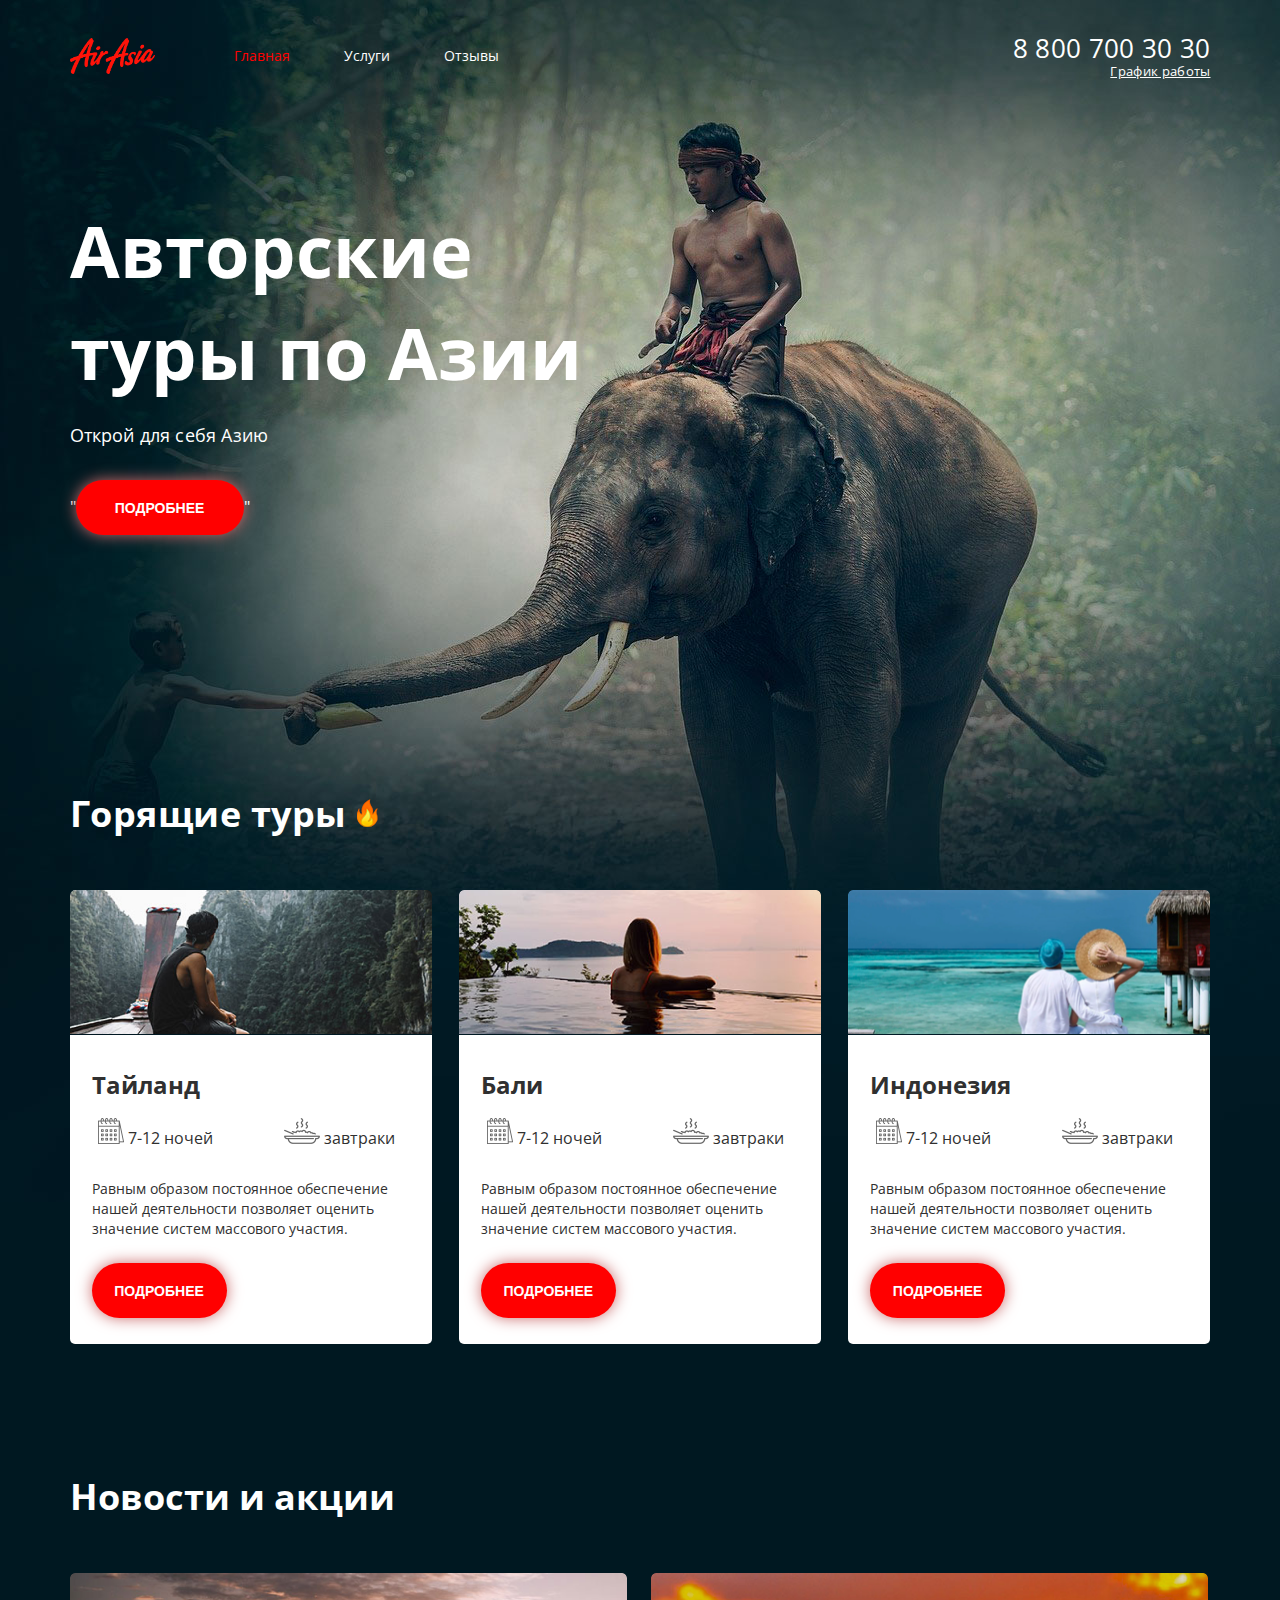
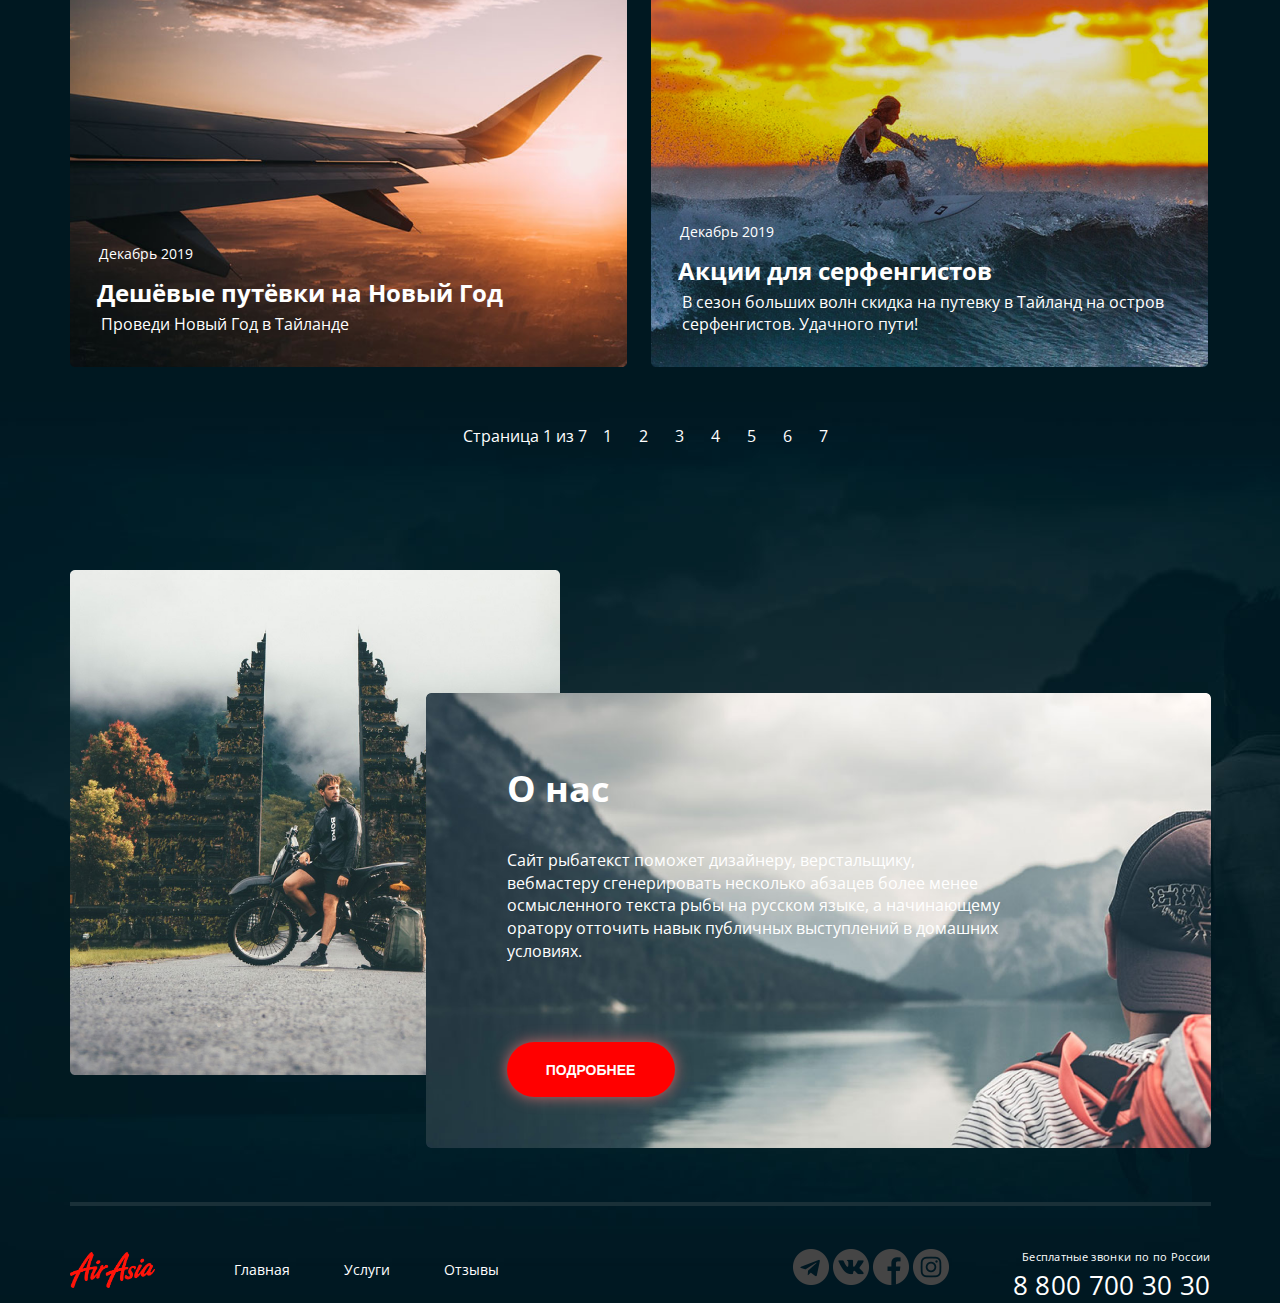
<file: index.html>
<!DOCTYPE html>
<html lang="ru">
    <head>
        <meta charset="UTF-8">
        <meta name="viewport" content="width=device-width, initial-scale=1.0">
        <link href="https://fonts.googleapis.com/css2?family=Open+Sans:wght@400;700&display=swap" rel="stylesheet">
        <link rel="stylesheet" href="./main.css">
        <title>Air-Asia</title>
    </head>
    <body>
        <div class="wrapper main-page-wrapper">
            <div class="container">
                <header class="header">
                    <div class="container workbox">
                        <div class="header__col">
                             <a href="/" class="logo">
                            <img src="drawings/logo.png" alt="" class="logo__pic">
                        </a>
                        <nav class="menu">
                            <ul class="menu__list">
                                <li class="menu__item menu__item--active">
                                    <a href="#" class="menu__title">Главная</a>
                                </li>
                                <li class="menu__item">
                                    <a href="#" class="menu__title">Услуги</a>
                                </li>
                                <li class="menu__item">
                                    <a href="#" class="menu__title">Отзывы</a>
                                </li>
                            </ul>
                        </div>
                        <div class="header__col header__col--align--right">
                            <address class="contacts">
                            <a href="tel:+78007003030" class="contacts__phone">8 800 700 30 30</a>
                            <span class="contacts__graf">График работы</span>
                        </address>
                        </div>
                        </nav>
                        
                    </div>
                </header>
                <div class="page-content">
                    <main class="main-content">
                        <section class="tour"> 
                                <h1 class="tour__image-title">Авторские туры по Азии</h1>
                                <h3 class="tour__appeal">Открой для себя Азию</h3>
                                "<button class="button">Подробнее</button>"
                        </section>
                        <section class="travel">
                                <div class="travel__title">
                                    <span class="travel__title-name">Горящие туры</span>
                                    <img src="./drawings/flame.png">
                                </div>
                            <div class="container">
                                <ul class="travel__list">
                                    <li class="travel__item">
                                        <img src="./photo/river.png" alt="" class="traval__img">
                                        <div class="travel__content">
                                            <div class="travel__subtitle">Тайланд</div>
                                            <div class="travel__features">
                                                <div class="travel__features-blok">
                                                    <img src="./drawings/calendar.png" alt="" class="travel__features-icon">
                                                    <span class="travel__features-blok-text">7-12 ночей</span>
                                                </div>
                                                <div class="travel__features-blok">
                                                    <img src="./drawings/meal.png" alt="" class="travel__features-icon">
                                                    <span class="travel__features-blok-text">завтраки</span>
                                                </div>
                                            </div>
                                            <p class="travel__features-text">
                                                Равным образом постоянное обеспечение нашей деятельности
                                                позволяет оценить значение систем массового участия.
                                            </p>
                                        <div class="travel__button">
                                            <button class="button">Подробнее</button>
                                        </div>
                                        </div>
                                    </li>
                                    <li class="travel__item">
                                        <img src="./photo/pool.png" alt="" class="traval__img">
                                        <div class="travel__content">
                                            <div class="travel__subtitle">Бали</div>
                                            <div class="travel__features">
                                                <div class="travel__features-blok">
                                                    <img src="./drawings/calendar.png" alt="" class="travel__features-icon">
                                                    <span class="travel__features-blok-text">7-12 ночей</span>
                                                </div>
                                                <div class="travel__features-blok">
                                                    <img src="./drawings/meal.png" alt="" class="travel__features-icon">
                                                    <span class="travel__features-blok-text">завтраки</span>
                                                </div>
                                            </div>
                                            <p class="travel__features-text">
                                                Равным образом постоянное обеспечение нашей деятельности
                                                позволяет оценить значение систем массового участия.
                                            </p>
                                            <div class="travel__button">
                                                <button class="button">Подробнее</button>
                                            </div>
                                            </div>
                                    </li>
                                    <li class="travel__item">
                                        <img src="./photo/ocean.png" alt="" class="traval__img">
                                        <div class="travel__content">
                                            <div class="travel__subtitle">Индонезия</div>
                                            <div class="travel__features">
                                                <div class="travel__features-blok">
                                                    <img src="./drawings/calendar.png" alt="" class="travel__features-icon">
                                                    <span class="travel__features-blok-text">7-12 ночей</span>
                                                </div>
                                                <div class="travel__features-blok">
                                                    <img src="./drawings/meal.png" alt="" class="travel__features-icon">
                                                    <span class="travel__features-blok-text">завтраки</span>
                                                </div>
                                            </div>
                                            <p class="travel__features-text">
                                                Равным образом постоянное обеспечение нашей деятельности
                                                позволяет оценить значение систем массового участия.
                                            </p>
                                            <div class="travel__button">
                                                <button class="button">Подробнее</button>
                                            </div>
                                            </div>
                                    </li>
                                </ul>
                            </div>
                        </section>
                        <section class="news">
                                <h2 class="news__title">Новости и акции</h2>
                                <Ul class="news__list">
                                    <li class="news__item">
                                        <img src="./photo/plain.png" alt="" class="news__img">
                                        <div class="news__content">
                                            <div class="news__data">Декабрь 2019</div>
                                            <div class="news__subtitle">Дешёвые путёвки на Новый Год</div>
                                            <div class="news__text">Проведи Новый Год в Тайланде</div>
                                        </div>
                                    </li>
                                    <li class="news__item">
                                        <img src="./photo/Surfer.png" alt="" class="news__img">
                                        <div class="news__content">
                                            <div class="news__data">Декабрь 2019</div>
                                            <div class="news__subtitle">Акции для серфенгистов</div>
                                            <div class="news__text">В сезон больших волн скидка на путевку
                                                в Тайланд на остров серфенгистов. Удачного пути!</div>
                                        </div>
                                    </li>
                                </Ul>
                                <div class="paginator">
                                    <div class="paginator__display">Страница 1 из 7</div>
                                    <ul class="paginator__list">
                                        <li class="paginator__item">
                                            <a href="#" class="paginator__link">1</a>
                                        </li>
                                        <li class="paginator__item">
                                            <a href="#" class="paginator__link">2</a>
                                        </li>
                                        <li class="paginator__item">
                                            <a href="#" class=" paginator__link">3</a>
                                        </li>
                                        <li class="paginator__item">
                                            <a href="#" class=" paginator__link">4</a>
                                        </li>
                                        <li class="paginator__item">
                                            <a href="#" class=" paginator__link">5</a>
                                        </li>
                                        <li class="paginator__item">
                                            <a href="#" class=" paginator__link">6</a>
                                        </li>
                                        <li class="paginator__item">
                                            <a href="#" class="paginator__link">7</a>
                                        </li>
                    
                                    </ul>
                                </div>
                        </section>
                        <section class="about">
                            <div class="container workbox">
                                <img src="./photo/gates.png" alt="about__moto">
                                <div class="about__content">
                                    <div class="about__title">О нас</div>
                                    <p class="about__text">Сайт рыбатекст поможет дизайнеру, верстальщику, вебмастеру сгенерировать 
                                        несколько абзацев более менее осмысленного текста рыбы на русском языке, а начинающему оратору 
                                        отточить навык публичных выступлений в домашних условиях.</p>
                                    <button class="button">Подробнее</button>
                                </div>
                            </div>
                        </section>
                    </main>
                </div>
                <footer class="footer">
                    <div class="footer__col">
                        <a href="/" class="logo">
                        <img src="./drawings/logo.png" alt="" class="logo__pic">
                    </a>
                    <nav class="menu">
                        <ul class="menu__list">
                            <li class="menu__item">
                                <a href="#" class="menu__title">Главная</a>
                            </li>
                            <li class="menu__item">
                                <a href="#" class="menu__title">Услуги</a>
                            </li>
                            <li class="menu__item">
                                <a href="#" class="menu__title">Отзывы</a>
                            </li>
                        </ul>
                    </nav>
                    </div>
                    <div class="footer__col footer__col--align--right">
                        <div class="social">
                        <ul class="social__list">
                            <li class="social__content">
                                <a href="" class="social__link">
                                    <img src="./drawings/telegram.png" alt="" class="social__icon">
                                </a>
                            </li>
                            <li class="social__content">
                                <a href="" class="social__link">
                                    <img src="./drawings/vk.png" alt="" class="social__icon">
                                </a>
                            </li>
                            <li class="social__content">
                                <a href="" class="social__link">
                                    <img src="./drawings/f.png" alt="" class="social__icon">
                                </a>
                            </li>
                            <li class="social__content">
                                <a href="" class="social__link">
                                    <img src="./drawings/in.png" alt="" class="social__icon">
                                </a>
                            </li>
                        </ul>
                        </div>
                    </div>
                   
                        <address class="contacts">
                            <span class="contacts__graf">Бесплатные звонки по по России</span>
                            <a href="tel:+78007003030" class="contacts__phone">8 800 700 30 30</a>
                        </address>
                </footer>
            </div>
        </div>
    </div>
</body>
</html>
</file>
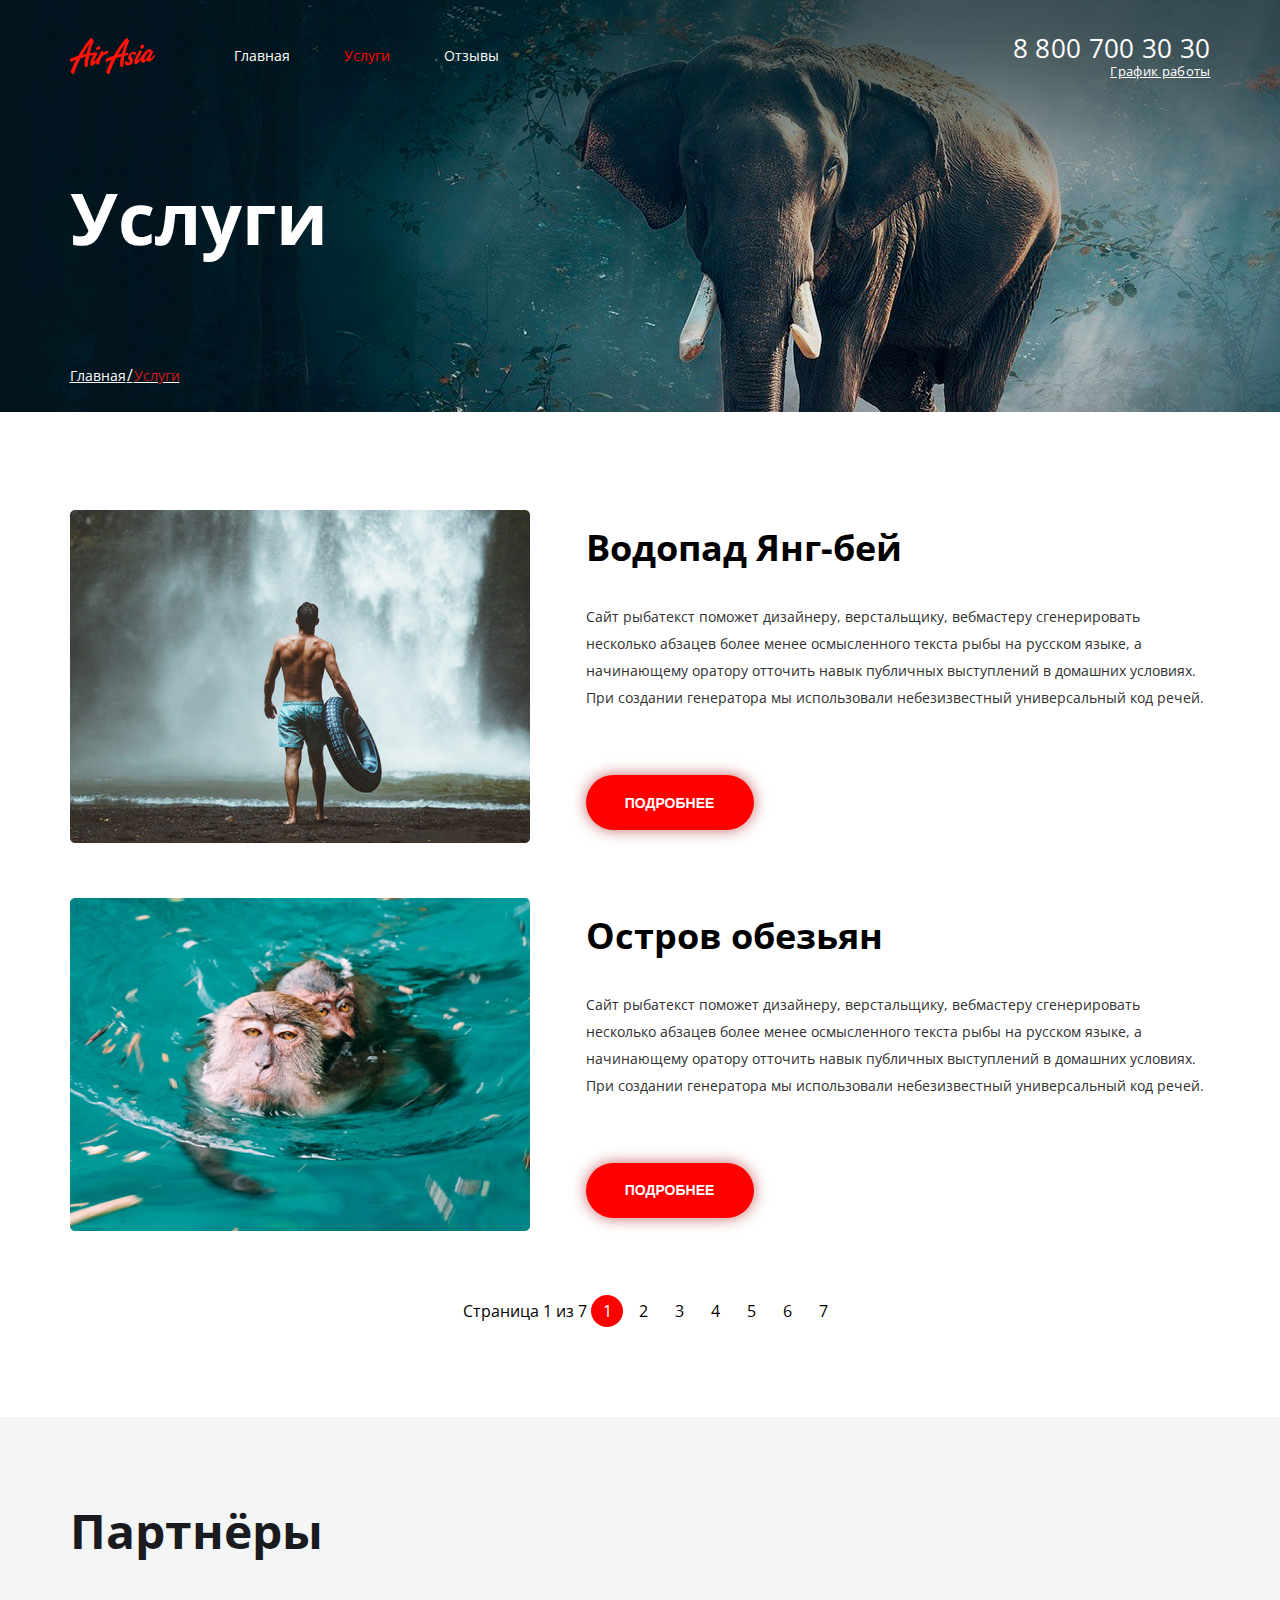
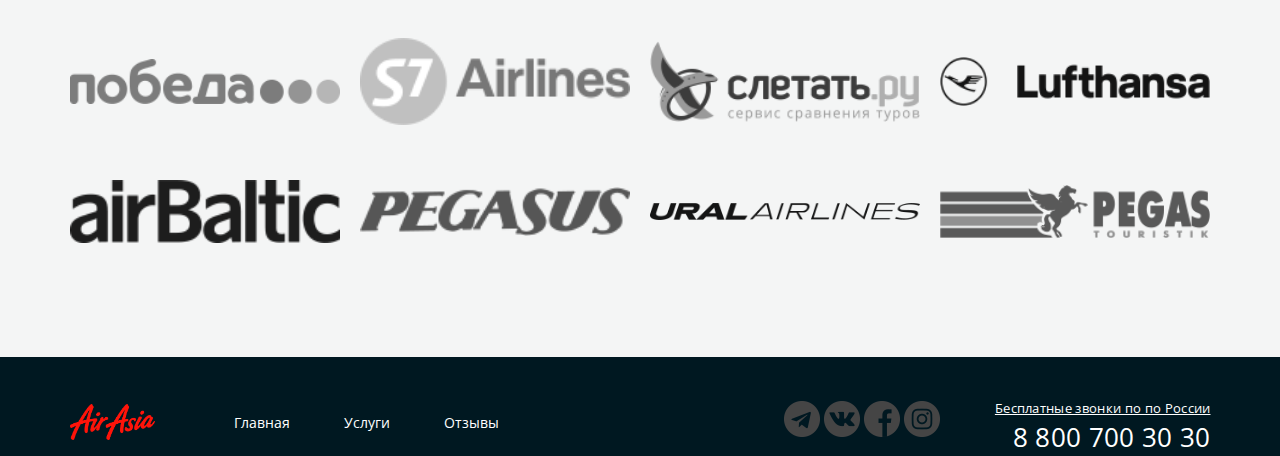
<file: services.html>
<!DOCTYPE html>
<html lang="ru">
    <head>
        <meta charset="UTF-8">
        <meta name="viewport" content="width=device-width, initial-scale=1.0">
        <link href="https://fonts.googleapis.com/css2?family=Open+Sans:wght@400;700&display=swap" rel="stylesheet">
        <link rel="stylesheet" href="./main.css">
        <title>Air-Asia | Serviseces Page</title>
    </head>
    <body>
        <div class="wrapper">
            <section class="top-line">
                <div class="container top-line__container">
                    <header class="header">
                        <div class="container workbox">
                            <div class="header__col">
                                 <a href="/" class="logo">
                                <img src="drawings/logo.png" alt="" class="logo__pic">
                            </a>
                            <nav class="menu">
                                <ul class="menu__list">
                                    <li class="menu__item">
                                        <a href="#" class="menu__title">Главная</a>
                                    </li>
                                    <li class="menu__item menu__item--active">
                                        <a href="#" class="menu__title">Услуги</a>
                                    </li>
                                    <li class="menu__item">
                                        <a href="#" class="menu__title">Отзывы</a>
                                    </li>
                                </ul>
                            </div>
                            <div class="header__col header__col--align--right">
                                <address class="contacts">
                                <a href="tel:+78007003030" class="contacts__phone">8 800 700 30 30</a>
                                <span class="contacts__graf">График работы</span>
                            </address>
                            </div>
                            </nav>
                            
                        </div>
                    </header>
                    <h1 class="page-title">Услуги</h1>
                    <nav class="breadcrumbs">
                        <ul class="breadcrumbs__list">
                            <li class="breadcrumbs__item">
                                <a href="" class="breadcrumbs__link">Главная</a>
                            </li>
                            <li class="breadcrumbs__item breadcrumbs__item--active">
                                <a href="" class="breadcrumbs__link">Услуги</a>
                            </li>
                        </ul>
                    </nav>
                </div>
            </section>
            <main class="page-contenter">
                <div class="container">
                    <ul class="services">
                        <li class="services__item service">
                            <div class="services__img">
                                <img src="./photo/waterfall.png" class="service__img-elem" alt="waterfall">
                            </div>
                            <div class="services__content">
                                <h2 class="service__title">
                                Водопад Янг-бей
                                </h2>
                                <div class="service__desc">
                                    <p>
                                        Сайт рыбатекст поможет дизайнеру, верстальщику, вебмастеру сгенерировать несколько абзацев более 
                                        менее осмысленного текста рыбы на русском языке, а начинающему оратору отточить навык публичных выступлений в домашних условиях. 
                                        При создании генератора мы использовали небезизвестный универсальный код речей. 
                                    </p>
                                </div>
                                <button class="button">Подробнее</button>
                            </div>
                        </li>
                        <li class="services__item service">
                            <div class="services__img">
                                <img src="./photo/monkeys.png" class="service__img-elem" alt="waterfall">
                            </div>
                            <div class="services__content">
                                <h2 class="service__title">
                                Остров обезьян
                                </h2>
                                <div class="service__desc">
                                    <p>
                                        Сайт рыбатекст поможет дизайнеру, верстальщику, вебмастеру сгенерировать несколько абзацев более 
                                        менее осмысленного текста рыбы на русском языке, а начинающему оратору отточить навык публичных выступлений в домашних условиях. 
                                        При создании генератора мы использовали небезизвестный универсальный код речей. 
                                    </p>
                                </div>
                                <button class="button">Подробнее</button>
                            </div>
                        </li>
                    </ul>
                    <div class="paginator paginator--theme--dark">
                        <div class="paginator__display">Страница 1 из 7</div>
                        <ul class="paginator__list">
                            <li class="paginator__item paginator__item--active">
                                <a href="#" class="paginator__link">1</a>
                            </li>
                            <li class="paginator__item">
                                <a href="#" class="paginator__link">2</a>
                            </li>
                            <li class="paginator__item">
                                <a href="#" class=" paginator__link">3</a>
                            </li>
                            <li class="paginator__item">
                                <a href="#" class=" paginator__link">4</a>
                            </li>
                            <li class="paginator__item">
                                <a href="#" class=" paginator__link">5</a>
                            </li>
                            <li class="paginator__item">
                                <a href="#" class=" paginator__link">6</a>
                            </li>
                            <li class="paginator__item">
                                <a href="#" class="paginator__link">7</a>
                            </li>
        
                        </ul>
                    </div>
                </div>
            </main>
            <section class="inner-section inner-section--bg--grey">
                <div class="container">
                    <h2 class="inner-section__title">Партнёры</h2>
                    <ul class="partner">
                        <li class="partner__item">
                            <a href="#" class="partner__link">
                                <img class="partner__link--partner" src="./drawings/services/pobeda.png" alt="pobeda logo">
                            </a>
                        </li>
                        <li class="partner__item">
                            <a href="#" class="partner__link">
                                <img class="partner__link--partner" src="./drawings/services/s7.png" alt="s7 logo">
                            </a>
                        </li>
                        <li class="partner__item">
                            <a href="#" class="partner__link">
                                <img class="partner__link--partner" src="./drawings/services/lets-fly.png" alt="lets logo">
                            </a>
                        </li>
                        <li class="partner__item">
                            <a href="#" class="partner__link">
                                <img class="partner__link--partner" src="./drawings/services/lufthansa.png" alt="lufthansa logo">
                            </a>
                        </li>
                        <li class="partner__item">
                            <a href="#" class="partner__link">
                                <img class="partner__link--partner" src="./drawings/services/airbaltic.png" alt="airbaltic logo">
                            </a>
                        </li>
                        <li class="partner__item">
                            <a href="#" class="partner__link">
                                <img class="partner__link--partner" src="./drawings/services/pegasus.png" alt="pegasus logo">
                            </a>
                        </li>
                        <li class="partner__item">
                            <a href="#" class="partner__link">
                                <img class="partner__link--partner" src="./drawings/services/ural.png" alt="ural logo">
                            </a>
                        </li>
                        <li class="partner__item">
                            <a href="#" class="partner__link">
                                <img class="partner__link--partner" src="./drawings/services/pegas.png" alt="pegas logo">
                            </a>
                        </li>

                    </ul>
                </div>
            </section>
            <footer class="inner-footer">
                <div class="container">
                    <footer class="footer-content">
                        <div class="footer__col">
                            <a href="/" class="logo">
                            <img src="./drawings/logo.png" alt="" class="logo__pic">
                        </a>
                        <nav class="menu">
                            <ul class="menu__list">
                                <li class="menu__item">
                                    <a href="#" class="menu__title">Главная</a>
                                </li>
                                <li class="menu__item">
                                    <a href="#" class="menu__title">Услуги</a>
                                </li>
                                <li class="menu__item">
                                    <a href="#" class="menu__title">Отзывы</a>
                                </li>
                            </ul>
                        </nav>
                        </div>
                        <div class="footer__col footer__col--align--right">
                            <div class="social">
                            <ul class="social__list">
                                <li class="social__content">
                                    <a href="" class="social__link">
                                        <img src="./drawings/telegram.png" alt="" class="social__icon">
                                    </a>
                                </li>
                                <li class="social__content">
                                    <a href="" class="social__link">
                                        <img src="./drawings/vk.png" alt="" class="social__icon">
                                    </a>
                                </li>
                                <li class="social__content">
                                    <a href="" class="social__link">
                                        <img src="./drawings/f.png" alt="" class="social__icon">
                                    </a>
                                </li>
                                <li class="social__content">
                                    <a href="" class="social__link">
                                        <img src="./drawings/in.png" alt="" class="social__icon">
                                    </a>
                                </li>
                            </ul>
                            </div>
                        </div>
                       
                            <address class="contacts">
                                <span class="contacts__graf">Бесплатные звонки по по России</span>
                                <a href="tel:+78007003030" class="contacts__phone">8 800 700 30 30</a>
                            </address>
                    </footer>
                </div>
            </footer>

        </div>
    </div>
</body>
</html>
</file>
<file: main.css>
* {
        box-sizing: border-box;
        /*универсальное св-во позволяет для всех элементов устанавливать границы*/
    }

    html {
        width: 100%;
        height: 100%;
    }

    body {
        font-family: Open Sans, Helvetica, sans-serif;
        /*шрифты из fonts google*/
        color: #fff;
        font-size: 16px;
        /* цвет всей стр - его основа */
        background: #001821;
        /*размер текстового содержимого блоков*/
        line-height: 1.42;
        /*интерлиньяж-межстрочный интервал.DevTools говориL:*/
        -webkit-font-smoothing: antialiased;
        /*сглаживание шрифтов*/
        font-weight: 400;
        margin: 0px;
    }

    .main-page-wrapper {
        background: url("./photo/elephant.png") center top no-repeat, url("./photo/tourist.png") center bottom no-repeat;
    }

    a {
        color: inherit;
        /*цвет ссылок от блока в котором они находятся*/
    }

    .container {
        width: 1141px;
        margin: 0 auto;
        /*центруем*/
    }

    button {
        cursor: pointer;
    }
/* Допкласс */
    .workbox {
        display: flex;
        justify-content: space-between;
        align-items: center;
    }
 
    .header .container{
        padding-top: 30px;
        min-height: 123px;
        margin-bottom: 69px;
        -webkit-box-pack: justify;
    } 

    .header__col {
        display: flex;
        align-items: center;
    }


    .header__col {
        display: flex;
        align-items: center;
    }

    .header__col--align--right {
        justify-content: flex-end;
    }

    
    ul {
        /*убрал точки*/
        padding: 0;
        margin: 0;
    }

    ul li {
        /*есть ul, где есть нумерованные списки, у которых не надо убирать стили*/
        list-style: none;
    }


    .logo {
        height: 36px;
        width: 85px;
        display: block;
        margin-right: 79px;
    }

    .logo__pic {
        height: 100%;
        width: 100%;
    }


    .menu__list {
        display: flex;
    }

    .contacts {
        text-align: right;
        size: 26px;
        font-style: normal;
        letter-spacing: .02em;
    }

    .menu__item {
        display: inline-block;
        /*делаем строчными*/
        vertical-align: middle;
        /*размещаем по центру*/
        margin-right: 54px;
    }

    .menu__title {
        font-size: 14px;
        transition: 0.4s
    }

    .menu__title:hover {
        /*изменение цвета при наведении курсора*/
        color: rgb(224, 216, 206);
    }
/*модификатор на цвет активного окна*/
    .menu__item--active .menu__title {
        color: red;
    }

    .menu__item:last-child {
        /*DevTools говорит: недопустимое значение свойства..?
        Надо писать ноль0, не букву О,
        поэтому CSS Formater и не помог*/
        margin: 0px;
    }

    a.contacts__phone {
        display: block;
        font-size: 26px;
        margin-bottom: -8px;
    }

    .contacts__graf {
        font-size: 13px;
        /*подчёркивание*/
        text-decoration: underline;
    }

    .tour {
        width: 100%;
        /*межбуквенный интервал*/
        padding-top: 28px;
        margin-bottom: 253px;
    }

    .tour__image-title {
        width: 50%;
        font-size: 72px;
        font-weight: 700;
        /* устанавливаем величину пространства 
        между строками */
        padding-bottom: 20px;
    }

    .tour__appeal {
        font-size: 18px;
        /*Устанавливает насыщенность шрифта*/
        font-weight: 400;
        margin-bottom: 31px;
        /*корректировка межбуквенного интервала*/
        letter-spacing: .01em;
    }


    .travel {
        margin-bottom: 127px;
    }

    .travel__img {
        height: 144px;
    }

    p {
        margin: 0;
        font-size: 14px;
    }

    h1, h2, h3 {
        margin: 0;
        font-weight: normal;
    }

    h2 {
        font-size: 36px;
        font-weight: 700;
    }

    a {
        text-decoration: none;
        /* убрали подчёркивание */
    }
    
    .button {
        background-color: red;
        /*цвет должен быть таким-F5170E.Но он не встаёт и DevTools говорит:
        недопустимое значение свойства*/
        height: 55px;
        width: 168px;
        border-radius: 35px;
        color: #fff;
        font-size: 14px;
        font-weight: 700;
        /*преобразование текста элемента в прописной*/
        text-transform: uppercase;
        border: none;
        box-shadow: 0 0 15px 0 #c96a6a;
        outline: none;
        transition: 0.4s;
    }
    
    .button:hover {
        background-color: #c96a6a;
        /*кнопка меняет цвет при наведении на нее курсора мыши*/
    }
    
    
        .travel__button {
            width: 135px;
            text-align: center;
            display: flex;
            justify-content: flex-start;
            margin-top: auto;
        }
    

    .travel__title {
        font-size: 36px;
        font-weight: 700;
        /*корректировка межбуквенного интервала*/
        letter-spacing: .015em;
        margin-bottom: 51px;
    }
    
    .travel__subtitle {
        font-size: 24px;
        font-weight: 700;
    }

    .travel__features {
        display: flex;
        justify-content: space-between;
        padding-top: 10px;
    }
    
    
    .travel__list {
        display: flex;
        justify-content: space-between;
    }

    .travel__item {
        width: calc(100% / 3 - 18px);
        border-radius: 5px;
        overflow: hidden;
        /*Свойство overflow-x управляет отображением содержания блочного элемента по горизонтали,
         если контент целиком не помещается и выходит за область справа или слева от блока.
         hidden - Отображается только область внутри элемента, остальное будет скрыто.*/
    }

    .travel__item:last-child {
        /*действие в отношении ребёнка*/
        margin: 0px;
    }

    .travel__item__img {
        height: 144px;
    }






    .travel__content {
        display: flex;
        flex-direction: column;
        flex: 1;
        padding: 33px 22px 26px;
        background: #fff;
        color: rgba(48, 48, 48, 1);
        margin-top: -5px;
        min-height: 305px;
    }

    .travel__features-blok {
        display: inline-block;
        padding: 6px;
        width: 132px;
        /*Ну, тут тоже вопрос насколько я правильно сделал?*/
    }

    .travel__features-text {
        padding-top: 23.5px;
        padding-bottom: 24.5px;
    }


    .news__title {
        margin-bottom: 51px;
    }

    .news__item {
        display: inline-block;
        /*из блочного в строчный*/
        position: relative;
        /*для текста поверх картинки!*/
        margin-right: 20px;
        border-radius: 5px;
        overflow: hidden;
        /* margin-bottom: 43px; */
    }

    /*last-child находит любой элемент, 
    являющийся последним в его родителе.*/

    .news__item:last-child {
        margin-right: 0px;
    }

    .news__img {
        height: 100%;
        width: 100%;
        object-fit: cover;
        /*Свойство oobject-fit может сохранять исходные пропорции элемента или наоборот, искажать пропорции, в угоду соблюдения размеров
        Элемент увеличивается или уменьшается, чтобы целиком заполнить заданную область с сохранением пропорций.*/
    }

    .news__content {
        width: 100%;
        position: absolute;
        /*li news__item, чтобы этот текст не видела*/
        bottom: 0;
        /*если у родителя position: relative, то абсолютное позиционирование дочки определяет их положение от нижнего края родителя
        Так он встаёт поверх картинки!*/
        margin-bottom: 20px;
        padding: 0 20px;
        color: #fff;
    }

    .news__data {
        padding-bottom: 12px;
        padding-left: 9px;
        font-size: 14px;
        font-weight: 400;
    }

    .news__subtitle {
        font-size: 24px;
        font-weight: 700;
        padding-left: 7px;
        padding-bottom: 3px;
    }

    .news__text {
        padding-bottom: 17px;
        padding-left: 11px;
    }

    .paginator {
        text-align: center;
        margin-top: 41px;
        margin-left: 22px;
    }

    .paginator--theme--dark {
        color: #000;
    }

    .paginator--theme--dark .paginator__link {
        color: #000;
        background: #fff;
    }

/*Модификатор активной кнопки открытого окна - active*/
    .paginator__item--active .paginator__link{
        color: #fff;
        background: red;
    }

    .paginator--theme--dark .paginator__link:hover {
        color: #fff;
        background: red;
    }

    .paginator__display, .paginator__list, .paginator__item {
        display: inline-block;
    }

    .paginator__link {
        height: 32px;
        width: 32px;
        background: transparent;
        border-radius: 50%;
        display: inline-block;
        color: #fff;
        line-height: 32px;
        /*межсточный интервал*/
        transition: 0.4s;
    }

    /* при наведении мыши активирется */

    .paginator__link:hover {
        color: red;
        background-color: #fff;
    }



    .about__content {
        background: url("./photo/mountains.png") center no-repeat;
        /*куратор */
        display: inline-block;
        color: #fff;
        margin-left: -134px;
        margin-top: 241px;
        border-radius: 5px;
        padding: 70px 202px 66px 81px;;
        width: 785px;
        height: 455px;
    }

    .about__title {
        width: 103px;
        height: 49px;
        font-size: 36px;
        font-weight: 700;
    }

    .about__text {
        font-size: 16px;
        min-height: 135px;
        min-width: 502px;
        margin-bottom: 80px;
        padding-top: 37px;
    }

    .footer {
        display: flex;
        justify-content: space-between;
        align-items: center;
        position: relative;
        padding-top: 38px;
        margin-top: 54px;
        border-top: 4px solid #1a3038;
        /*по проекту FFFFFF, но больше на такой похоже rgb(48 48 48)*/
        min-height: 93px;
    }
    .footer__col {
        display: flex;
        align-items: center;
    }

    .footer__col--align--right {
        justify-content: flex-end;
    }

    .social__content {
        display: inline-block;
    }


    .social__list {
        margin-left: 231px;
    }

    .social__link {
        display: inline-block;
    }

    /*смотрит на родителя и не обращает внимания на хедар*/

    .footer .contacts__graf {
        text-decoration: none;
        font-size: 11px;
    }

    /* Serviseces Page */

    .top-line {
        min-height: 412px;
        display: flex;
        flex-direction: column;
        padding-bottom: 25px;
        background: #01131D url(./photo/elephant-services.png) center top no-repeat;
    }

    .top-line__container {
        display: flex;
        flex: 1;
        flex-direction: column;
        justify-content: space-between;
    }

    .header {
        margin-top: -21px;
        min-height: 123px;
        -webkit-box-pack: justify;
    } 

    .container {
        display: flex;
        flex: 1;
        flex-direction: column;
        justify-content: space-between;
    }

    .container .workbox {
        display: -webkit-box;
    }

    .breadcrumbs__item {
        text-decoration: underline;
    }

    .page-title {
        font-size: 72px;
        line-height: 1;
        font-weight: 700;
        margin-bottom: 101px
    }

    .breadcrumbs__list {
        display: flex;
        align-items: center;
    }

    .breadcrumbs__item {
        display: flex;
        align-items: center;
    }

    .breadcrumbs__item--active .breadcrumbs__link {
        color: rgb(214, 26, 26);
    }

    .breadcrumbs__item:after {
        content: "/";
        padding: 0 1px 0 1px;
    }

    .breadcrumbs__item:last-child:after {
        display: none;
    }

    .breadcrumbs__link {
        font-size: 14px;
        font-weight: 400;

    }

    /*Блок предложений*/


    .page-contenter {
        background: #ffffff;
        color: #303030;
        padding: 98px 0 90px 0;
    }

    .service {
        display: flex;
        padding-bottom: 49px;
    }

    .services__item:last-child{
        padding-bottom: 0px;
    }

    .service__img {
        width: 30%;
        margin-right: 7%;
    }

    .service__content {
        flex: 1;
    }

    .service__title {
        color: #000;
        margin-bottom: 30px;
        padding-top: 12px;
    }

    .service__desc{
        line-height: 27px;
        margin-bottom: 64px;
    }

    .services__content {
        padding-left: 56px;
    }

    .paginator--theme--dark {
        margin-top: 59px;
    }

    /*Блок партнёры*/

    .inner-section {
        background: #fff;
        color: #1a1b1e;
        padding: 80px 0;
    }
/*Модификатор цвета заливки блока "Партнёры" - может ещё пригодится, но с другим цветом*/
.inner-section--bg--grey {
    background: #f4f5f5;
}

.inner-section__title {
    font-size: 48px;
    margin-bottom: 51px;
}
.partner {
    display: flex;
    /*многосточный контейнер-вправо до конца*/
    flex-wrap: wrap;
    /*делаем выступ элементов блока за границы блока*/
    /* margin-left: -20px; */
}

.partner__item {
    margin-left: 20px;
}


/*указываем фиксированное количество элементов в строке*/
.partner__item:nth-child(4n+1) { 
    margin-left: 0;
} 

.partner__link {
    text-decoration: none;
    display: flex;
    width: 270px;
    height: 130px;
    align-items: center;
    justify-content: space-between;
    /*обесцветили логотипы*/
    filter: grayscale(100%);
}

.partner__link--partner {
    min-width: 100%;
}

.partner__link:hover {
    filter: grayscale(0);
}

.footer-content {
    display: flex;
    justify-content: space-between;
    align-items: center;
    position: relative;
    padding-top: 38px;
    min-height: 93px;
}
</file>
